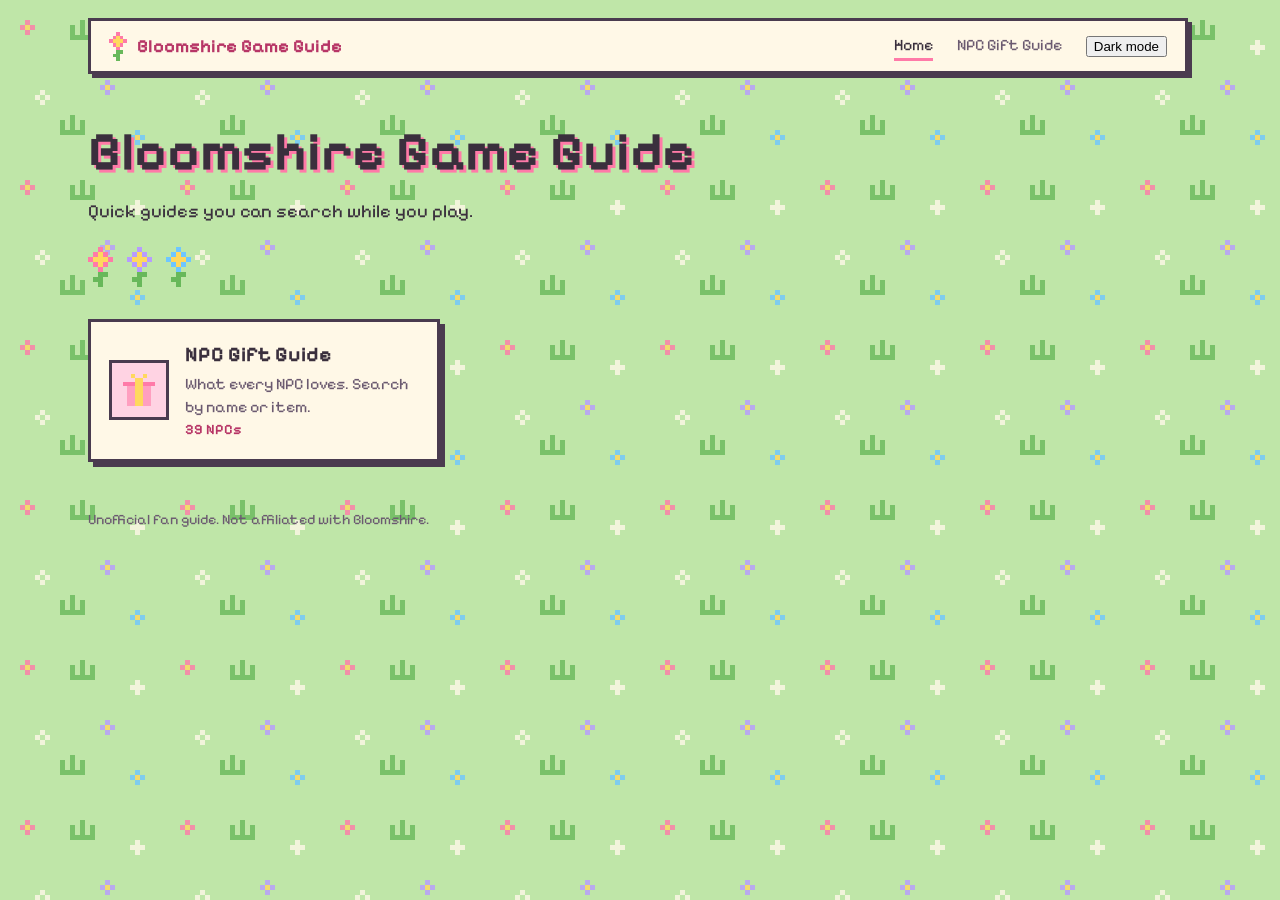
<file: index.html>
<!doctype html>
<html lang="en">
<head>
<meta charset="utf-8">
<meta name="viewport" content="width=device-width, initial-scale=1">
<title>Bloomshire Game Guide</title>
<link rel="stylesheet" href="https://fonts.googleapis.com/css2?family=Pixelify+Sans:wght@400;600;700&display=swap">
<script src="theme.js"></script>
<link rel="stylesheet" href="site.css">
<style>[hidden]{display:none!important}</style>
</head>
<body>
<div class="wrap">
  <nav class="nav" aria-label="Site">
    <a class="brand" href="index.html"><svg viewBox="0 0 5 8" shape-rendering="crispEdges" aria-hidden="true"><path fill="#ff7aa8" d="M2 0h1v1h-1zM1 1h1v1h-1zM3 1h1v1h-1zM0 2h1v1h-1zM4 2h1v1h-1zM1 3h1v1h-1zM3 3h1v1h-1zM2 4h1v1h-1z"/><path fill="#ffd85e" d="M2 1h1v1h-1zM1 2h3v1h-3zM2 3h1v1h-1z"/><path fill="#68b85a" d="M2 5h1v3h-1zM3 5h1v1h-1zM1 6h1v1h-1z"/></svg>Bloomshire Game Guide</a>
    <a class="link" href="index.html" aria-current="page">Home</a>
    <a class="link" href="npc-gifts.html">NPC Gift Guide</a>
    <button class="toggle" id="theme-toggle" type="button">Dark mode</button>
  </nav>

  <section class="intro">
    <h1>Bloomshire Game Guide</h1>
    <p>Quick guides you can search while you play.</p>
    <div class="sprites" aria-hidden="true">
      <svg viewBox="0 0 5 8" shape-rendering="crispEdges"><path fill="#ff7aa8" d="M2 0h1v1h-1zM1 1h1v1h-1zM3 1h1v1h-1zM0 2h1v1h-1zM4 2h1v1h-1zM1 3h1v1h-1zM3 3h1v1h-1zM2 4h1v1h-1z"/><path fill="#ffd85e" d="M2 1h1v1h-1zM1 2h3v1h-3zM2 3h1v1h-1z"/><path fill="#68b85a" d="M2 5h1v3h-1zM3 5h1v1h-1zM1 6h1v1h-1z"/></svg>
      <svg viewBox="0 0 5 8" shape-rendering="crispEdges"><path fill="#b79bff" d="M2 0h1v1h-1zM1 1h1v1h-1zM3 1h1v1h-1zM0 2h1v1h-1zM4 2h1v1h-1zM1 3h1v1h-1zM3 3h1v1h-1zM2 4h1v1h-1z"/><path fill="#ffd85e" d="M2 1h1v1h-1zM1 2h3v1h-3zM2 3h1v1h-1z"/><path fill="#68b85a" d="M2 5h1v3h-1zM3 5h1v1h-1zM1 6h1v1h-1z"/></svg>
      <svg viewBox="0 0 5 8" shape-rendering="crispEdges"><path fill="#6ec6ff" d="M2 0h1v1h-1zM1 1h1v1h-1zM3 1h1v1h-1zM0 2h1v1h-1zM4 2h1v1h-1zM1 3h1v1h-1zM3 3h1v1h-1zM2 4h1v1h-1z"/><path fill="#ffd85e" d="M2 1h1v1h-1zM1 2h3v1h-3zM2 3h1v1h-1z"/><path fill="#68b85a" d="M2 5h1v3h-1zM3 5h1v1h-1zM1 6h1v1h-1z"/></svg>
    </div>
  </section>

  <div class="guides">
    <a class="guide" href="npc-gifts.html">
      <span class="ico"><svg viewBox="0 0 8 8" shape-rendering="crispEdges" aria-hidden="true"><path fill="#ff7aa8" d="M0 2h8v1h-8z"/><path fill="#ff9fc0" d="M1 3h6v5h-6z"/><path fill="#ffd85e" d="M3 1h2v7h-2zM2 0h1v1h-1zM5 0h1v1h-1z"/></svg></span>
      <h2>NPC Gift Guide</h2>
      <p>What every NPC loves. Search by name or item.</p>
      <div class="meta">39 NPCs</div>
    </a>
  </div>

  <p class="foot">Unofficial fan guide. Not affiliated with Bloomshire.</p>
</div>
</body>
</html>
</file>
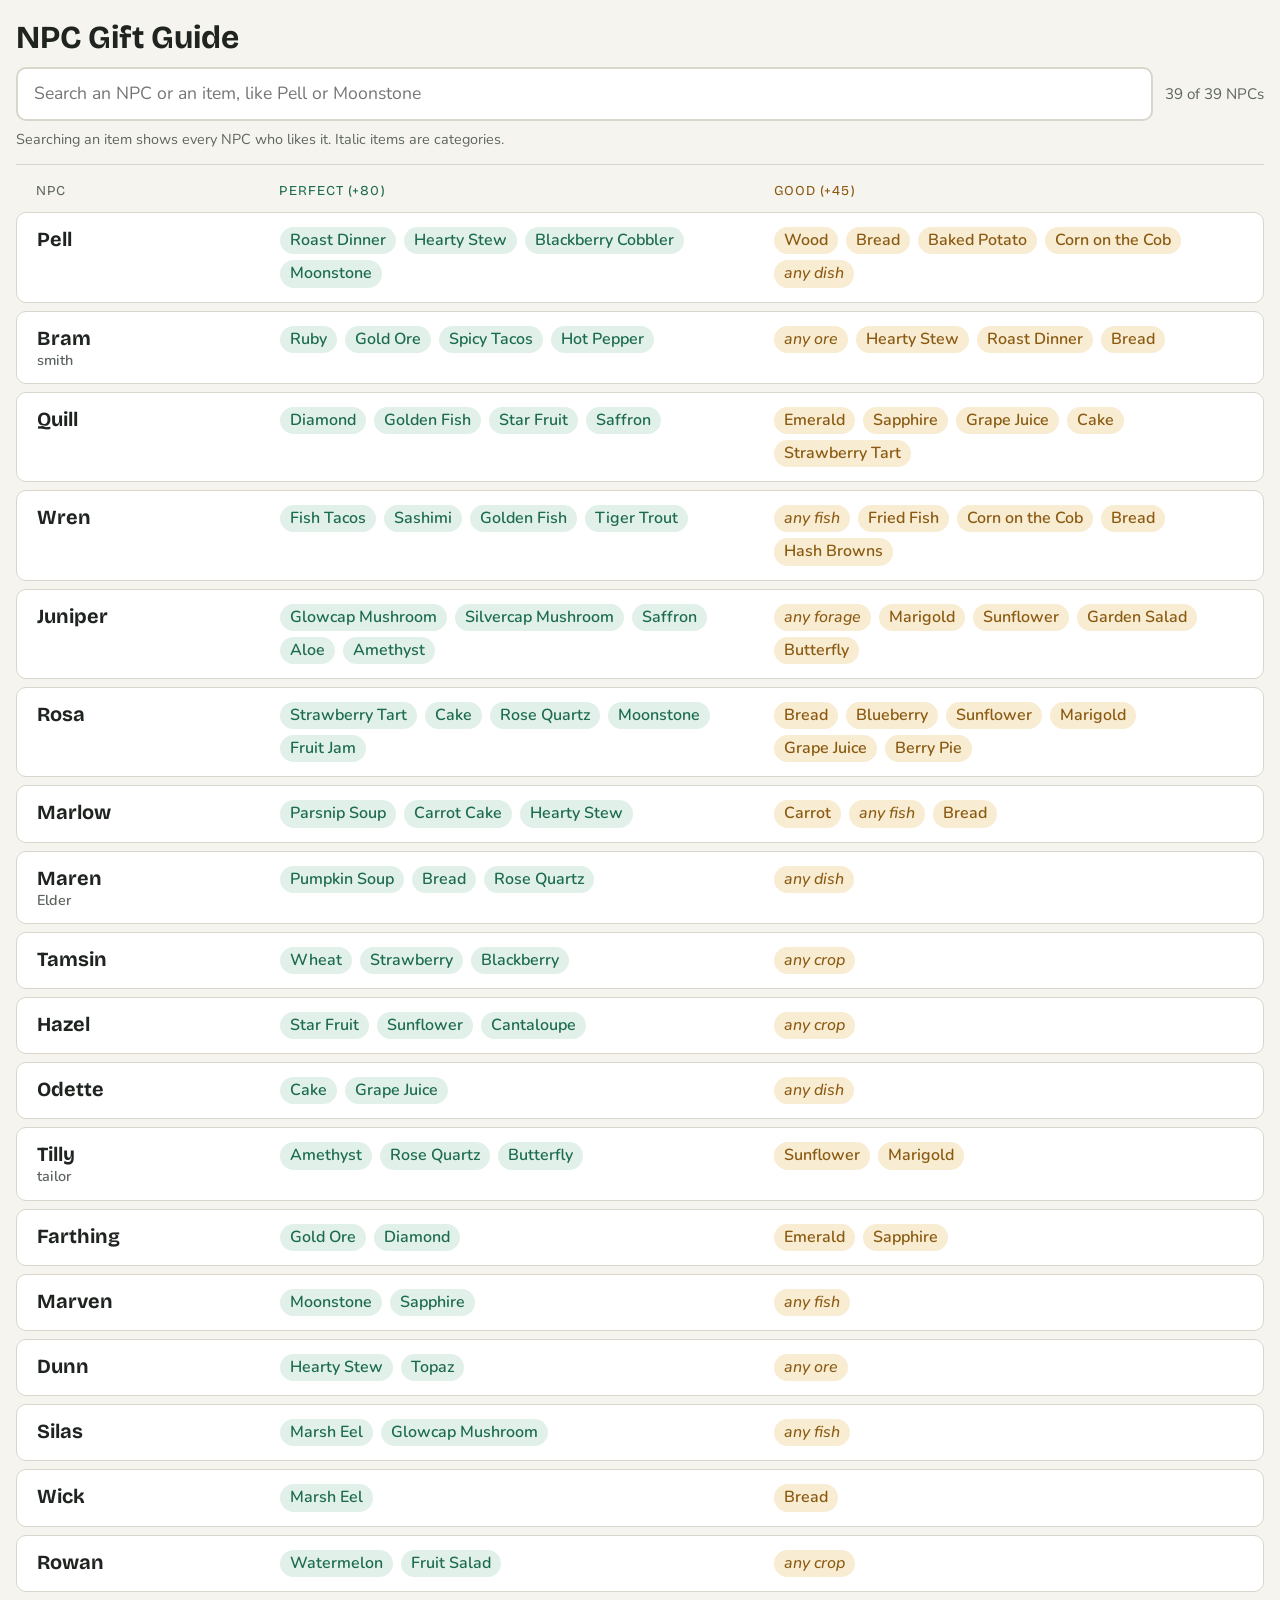
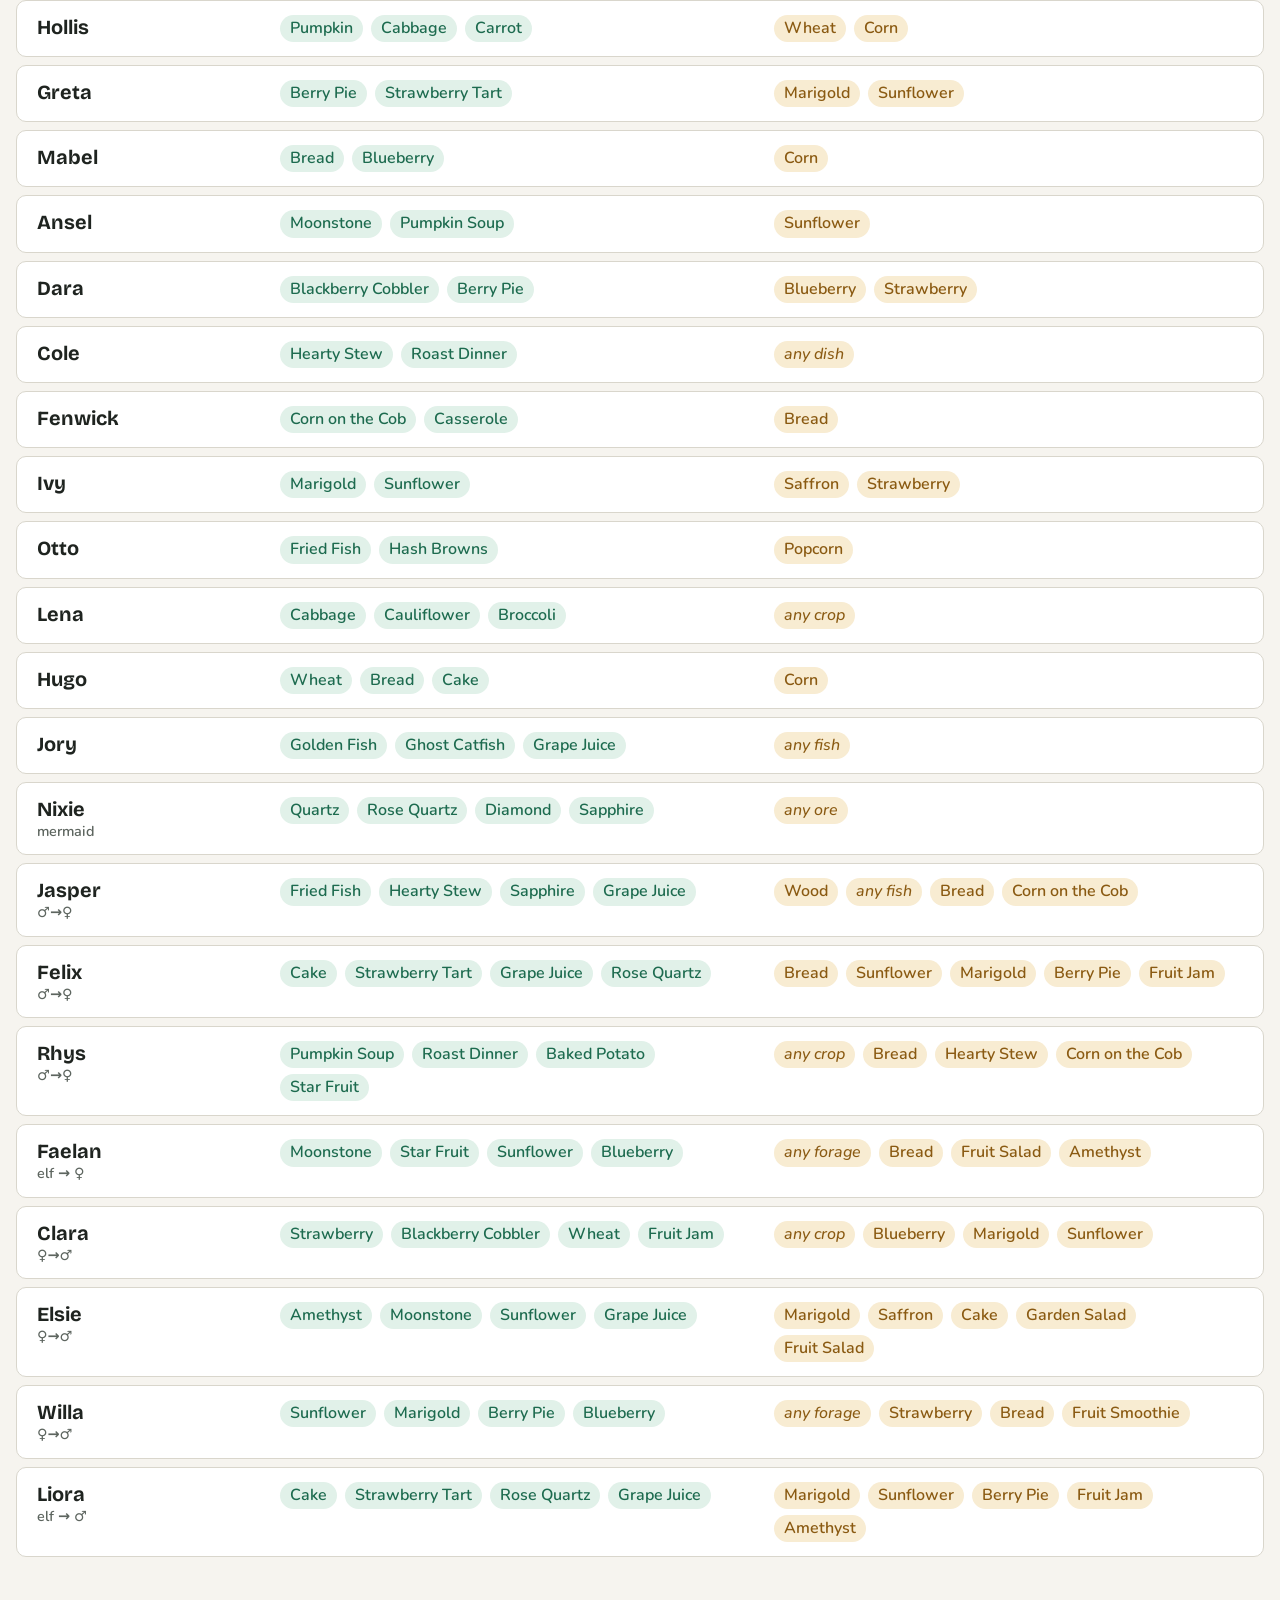
<file: NPC Gift Guide (1).html>
<!doctype html><html><head><meta charset=utf8><meta name=viewport content="width=device-width,initial-scale=1,viewport-fit=cover"><style>:root{color-scheme:light;box-sizing:border-box;padding-top:env(safe-area-inset-top,0px);padding-bottom:env(safe-area-inset-bottom,0px)}html{scroll-padding-top:env(safe-area-inset-top,0px)}body{margin:0;padding:0;font:14px -apple-system,BlinkMacSystemFont,sans-serif;background:#fff;color:#000}img{max-width:100%}[hidden]:not([hidden=until-found i]){display:none!important}</style></head><body>
<title>NPC Gift Guide</title>
<meta name="claude:viewport-fit-sides" content="cover">
<link rel="stylesheet" href="https://fonts.googleapis.com/css2?family=Bricolage+Grotesque:wght@600;700&family=Nunito:ital,wght@0,400;0,600;0,700;1,500&display=swap">
<style>
/* Layout: sticky search bar on top, one row per NPC with Perfect and Good columns; stacks into cards on phones. */
:root {
  --bg: #f6f4ef;
  --surface: #ffffff;
  --fg: #1f2420;
  --muted: #5d655f;
  --line: #d9d6cc;
  --perfect: #1d6b4f;
  --perfect-bg: #e1f1e9;
  --good: #8a5a12;
  --good-bg: #f8ecd2;
  --mark: #ffe27a;
  --focus: #1d6b4f;
  --font-display: "Bricolage Grotesque", "Segoe UI", system-ui, sans-serif;
  --font-body: "Nunito", "Segoe UI", system-ui, sans-serif;
}
@media (prefers-color-scheme: dark) {
  :root:not([data-theme="light"]) {
    --bg: #151a17;
    --surface: #1d2420;
    --fg: #ecefe9;
    --muted: #a3ada5;
    --line: #333d37;
    --perfect: #7fd3ae;
    --perfect-bg: #1f3a2f;
    --good: #f0c46e;
    --good-bg: #3b3018;
    --mark: #6b5a12;
    --focus: #7fd3ae;
    color-scheme: dark;
  }
}
:root[data-theme="dark"] {
  --bg: #151a17;
  --surface: #1d2420;
  --fg: #ecefe9;
  --muted: #a3ada5;
  --line: #333d37;
  --perfect: #7fd3ae;
  --perfect-bg: #1f3a2f;
  --good: #f0c46e;
  --good-bg: #3b3018;
  --mark: #6b5a12;
  --focus: #7fd3ae;
  color-scheme: dark;
}

* { box-sizing: border-box; }
body {
  background: var(--bg);
  color: var(--fg);
  font-family: var(--font-body);
  font-size: 20px;
  line-height: 1.45;
  padding-block: 0 48px;
  padding-left: max(16px, env(safe-area-inset-left, 0px));
  padding-right: max(16px, env(safe-area-inset-right, 0px));
}
body::before {
  content: "";
  position: fixed;
  inset: 0 0 auto;
  height: env(safe-area-inset-top, 0px);
  background: var(--bg);
  z-index: 10;
}
.wrap { max-width: 1280px; margin: 0 auto; }

header.top {
  position: sticky;
  top: env(safe-area-inset-top, 0px);
  z-index: 5;
  background: var(--bg);
  padding-block: 20px 14px;
  border-bottom: 1px solid var(--line);
}
h1 {
  font-family: var(--font-display);
  font-weight: 700;
  font-size: 2rem;
  line-height: 1.1;
  margin: 0 0 12px;
  text-wrap: balance;
}
.search-row { display: flex; gap: 12px; align-items: center; flex-wrap: wrap; }
.search-row input {
  flex: 1 1 280px;
  min-width: 0;
  font: inherit;
  font-size: 1.1rem;
  padding: 12px 16px;
  color: var(--fg);
  background: var(--surface);
  border: 2px solid var(--line);
  border-radius: 10px;
}
.search-row input:focus-visible { outline: 3px solid var(--focus); outline-offset: 1px; border-color: var(--focus); }
.count { color: var(--muted); font-size: 0.95rem; font-variant-numeric: tabular-nums; }
.hint { color: var(--muted); font-size: 0.9rem; margin: 8px 0 0; }

.cols, .row {
  display: grid;
  grid-template-columns: minmax(150px, 0.7fr) 1.5fr 1.5fr;
  gap: 8px 24px;
  align-items: start;
}
.cols {
  padding: 16px 20px 8px;
  font-family: var(--font-display);
  font-size: 0.85rem;
  letter-spacing: 0.08em;
  text-transform: uppercase;
  color: var(--muted);
}
.cols .p { color: var(--perfect); }
.cols .g { color: var(--good); }

.list { display: flex; flex-direction: column; gap: 8px; margin-top: 4px; }
.row {
  background: var(--surface);
  border: 1px solid var(--line);
  border-radius: 10px;
  padding: 14px 20px;
}
.npc { font-family: var(--font-display); font-weight: 700; font-size: 1.25rem; line-height: 1.2; }
.npc small { display: block; font-family: var(--font-body); font-weight: 600; font-size: 0.9rem; color: var(--muted); margin-top: 2px; }
.items { display: flex; flex-wrap: wrap; gap: 6px 8px; min-width: 0; }
.chip { padding: 2px 10px; border-radius: 999px; font-weight: 600; font-size: 1rem; }
.perfect .chip { background: var(--perfect-bg); color: var(--perfect); }
.good .chip { background: var(--good-bg); color: var(--good); }
.chip.any { font-style: italic; font-weight: 500; }
mark { background: var(--mark); color: inherit; border-radius: 3px; padding: 0 2px; }
.label { display: none; }
.empty { padding: 48px 0; text-align: center; color: var(--muted); }

@media (max-width: 760px) {
  body { font-size: 18px; }
  .cols { display: none; }
  .row { grid-template-columns: 1fr; gap: 10px; }
  .label {
    display: block;
    font-family: var(--font-display);
    font-size: 0.78rem;
    letter-spacing: 0.08em;
    text-transform: uppercase;
    margin-bottom: 4px;
  }
  .perfect .label { color: var(--perfect); }
  .good .label { color: var(--good); }
}
</style>

<div class="wrap">
  <header class="top">
    <h1>NPC Gift Guide</h1>
    <div class="search-row">
      <input id="q" type="search" placeholder="Search an NPC or an item, like Pell or Moonstone" autocomplete="off" aria-label="Search NPCs or items">
      <span class="count" id="count" aria-live="polite"></span>
    </div>
    <p class="hint">Searching an item shows every NPC who likes it. Italic items are categories.</p>
  </header>

  <div class="cols" aria-hidden="true">
    <div>NPC</div>
    <div class="p">Perfect (+80)</div>
    <div class="g">Good (+45)</div>
  </div>
  <div class="list" id="list"></div>
  <p class="empty" id="empty" hidden>No NPC or item matches that search.</p>
</div>

<script>
var DATA = [
  ["Pell", "", "Roast Dinner, Hearty Stew, Blackberry Cobbler, Moonstone", "Wood, Bread, Baked Potato, Corn on the Cob, any dish"],
  ["Bram", "smith", "Ruby, Gold Ore, Spicy Tacos, Hot Pepper", "any ore, Hearty Stew, Roast Dinner, Bread"],
  ["Quill", "", "Diamond, Golden Fish, Star Fruit, Saffron", "Emerald, Sapphire, Grape Juice, Cake, Strawberry Tart"],
  ["Wren", "", "Fish Tacos, Sashimi, Golden Fish, Tiger Trout", "any fish, Fried Fish, Corn on the Cob, Bread, Hash Browns"],
  ["Juniper", "", "Glowcap Mushroom, Silvercap Mushroom, Saffron, Aloe, Amethyst", "any forage, Marigold, Sunflower, Garden Salad, Butterfly"],
  ["Rosa", "", "Strawberry Tart, Cake, Rose Quartz, Moonstone, Fruit Jam", "Bread, Blueberry, Sunflower, Marigold, Grape Juice, Berry Pie"],
  ["Marlow", "", "Parsnip Soup, Carrot Cake, Hearty Stew", "Carrot, any fish, Bread"],
  ["Maren", "Elder", "Pumpkin Soup, Bread, Rose Quartz", "any dish"],
  ["Tamsin", "", "Wheat, Strawberry, Blackberry", "any crop"],
  ["Hazel", "", "Star Fruit, Sunflower, Cantaloupe", "any crop"],
  ["Odette", "", "Cake, Grape Juice", "any dish"],
  ["Tilly", "tailor", "Amethyst, Rose Quartz, Butterfly", "Sunflower, Marigold"],
  ["Farthing", "", "Gold Ore, Diamond", "Emerald, Sapphire"],
  ["Marven", "", "Moonstone, Sapphire", "any fish"],
  ["Dunn", "", "Hearty Stew, Topaz", "any ore"],
  ["Silas", "", "Marsh Eel, Glowcap Mushroom", "any fish"],
  ["Wick", "", "Marsh Eel", "Bread"],
  ["Rowan", "", "Watermelon, Fruit Salad", "any crop"],
  ["Hollis", "", "Pumpkin, Cabbage, Carrot", "Wheat, Corn"],
  ["Greta", "", "Berry Pie, Strawberry Tart", "Marigold, Sunflower"],
  ["Mabel", "", "Bread, Blueberry", "Corn"],
  ["Ansel", "", "Moonstone, Pumpkin Soup", "Sunflower"],
  ["Dara", "", "Blackberry Cobbler, Berry Pie", "Blueberry, Strawberry"],
  ["Cole", "", "Hearty Stew, Roast Dinner", "any dish"],
  ["Fenwick", "", "Corn on the Cob, Casserole", "Bread"],
  ["Ivy", "", "Marigold, Sunflower", "Saffron, Strawberry"],
  ["Otto", "", "Fried Fish, Hash Browns", "Popcorn"],
  ["Lena", "", "Cabbage, Cauliflower, Broccoli", "any crop"],
  ["Hugo", "", "Wheat, Bread, Cake", "Corn"],
  ["Jory", "", "Golden Fish, Ghost Catfish, Grape Juice", "any fish"],
  ["Nixie", "mermaid", "Quartz, Rose Quartz, Diamond, Sapphire", "any ore"],
  ["Jasper", "♂→♀", "Fried Fish, Hearty Stew, Sapphire, Grape Juice", "Wood, any fish, Bread, Corn on the Cob"],
  ["Felix", "♂→♀", "Cake, Strawberry Tart, Grape Juice, Rose Quartz", "Bread, Sunflower, Marigold, Berry Pie, Fruit Jam"],
  ["Rhys", "♂→♀", "Pumpkin Soup, Roast Dinner, Baked Potato, Star Fruit", "any crop, Bread, Hearty Stew, Corn on the Cob"],
  ["Faelan", "elf → ♀", "Moonstone, Star Fruit, Sunflower, Blueberry", "any forage, Bread, Fruit Salad, Amethyst"],
  ["Clara", "♀→♂", "Strawberry, Blackberry Cobbler, Wheat, Fruit Jam", "any crop, Blueberry, Marigold, Sunflower"],
  ["Elsie", "♀→♂", "Amethyst, Moonstone, Sunflower, Grape Juice", "Marigold, Saffron, Cake, Garden Salad, Fruit Salad"],
  ["Willa", "♀→♂", "Sunflower, Marigold, Berry Pie, Blueberry", "any forage, Strawberry, Bread, Fruit Smoothie"],
  ["Liora", "elf → ♂", "Cake, Strawberry Tart, Rose Quartz, Grape Juice", "Marigold, Sunflower, Berry Pie, Fruit Jam, Amethyst"]
];

var listEl = document.getElementById("list");
var emptyEl = document.getElementById("empty");
var countEl = document.getElementById("count");
var input = document.getElementById("q");

function esc(s) {
  return s.replace(/[&<>"]/g, function (c) {
    return { "&": "&amp;", "<": "&lt;", ">": "&gt;", '"': "&quot;" }[c];
  });
}
function hl(text, q) {
  var safe = esc(text);
  if (!q) return safe;
  var i = text.toLowerCase().indexOf(q);
  if (i < 0) return safe;
  return esc(text.slice(0, i)) + "<mark>" + esc(text.slice(i, i + q.length)) + "</mark>" + esc(text.slice(i + q.length));
}
function chips(str, q) {
  return str.split(", ").map(function (it) {
    var any = it.indexOf("any ") === 0;
    return '<span class="chip' + (any ? " any" : "") + '">' + hl(it, q) + "</span>";
  }).join("");
}
function render() {
  var q = input.value.trim().toLowerCase();
  var out = [];
  DATA.forEach(function (r) {
    var hay = (r[0] + " " + r[1] + " " + r[2] + ", " + r[3]).toLowerCase();
    if (q && hay.indexOf(q) < 0) return;
    out.push(
      '<div class="row">' +
        '<div class="npc">' + hl(r[0], q) + (r[1] ? "<small>" + hl(r[1], q) + "</small>" : "") + "</div>" +
        '<div class="perfect"><span class="label">Perfect (+80)</span><div class="items">' + chips(r[2], q) + "</div></div>" +
        '<div class="good"><span class="label">Good (+45)</span><div class="items">' + chips(r[3], q) + "</div></div>" +
      "</div>"
    );
  });
  listEl.innerHTML = out.join("");
  emptyEl.hidden = out.length > 0;
  countEl.textContent = out.length + " of " + DATA.length + " NPCs";
}
input.addEventListener("input", render);
render();
</script>

</body></html>
</file>
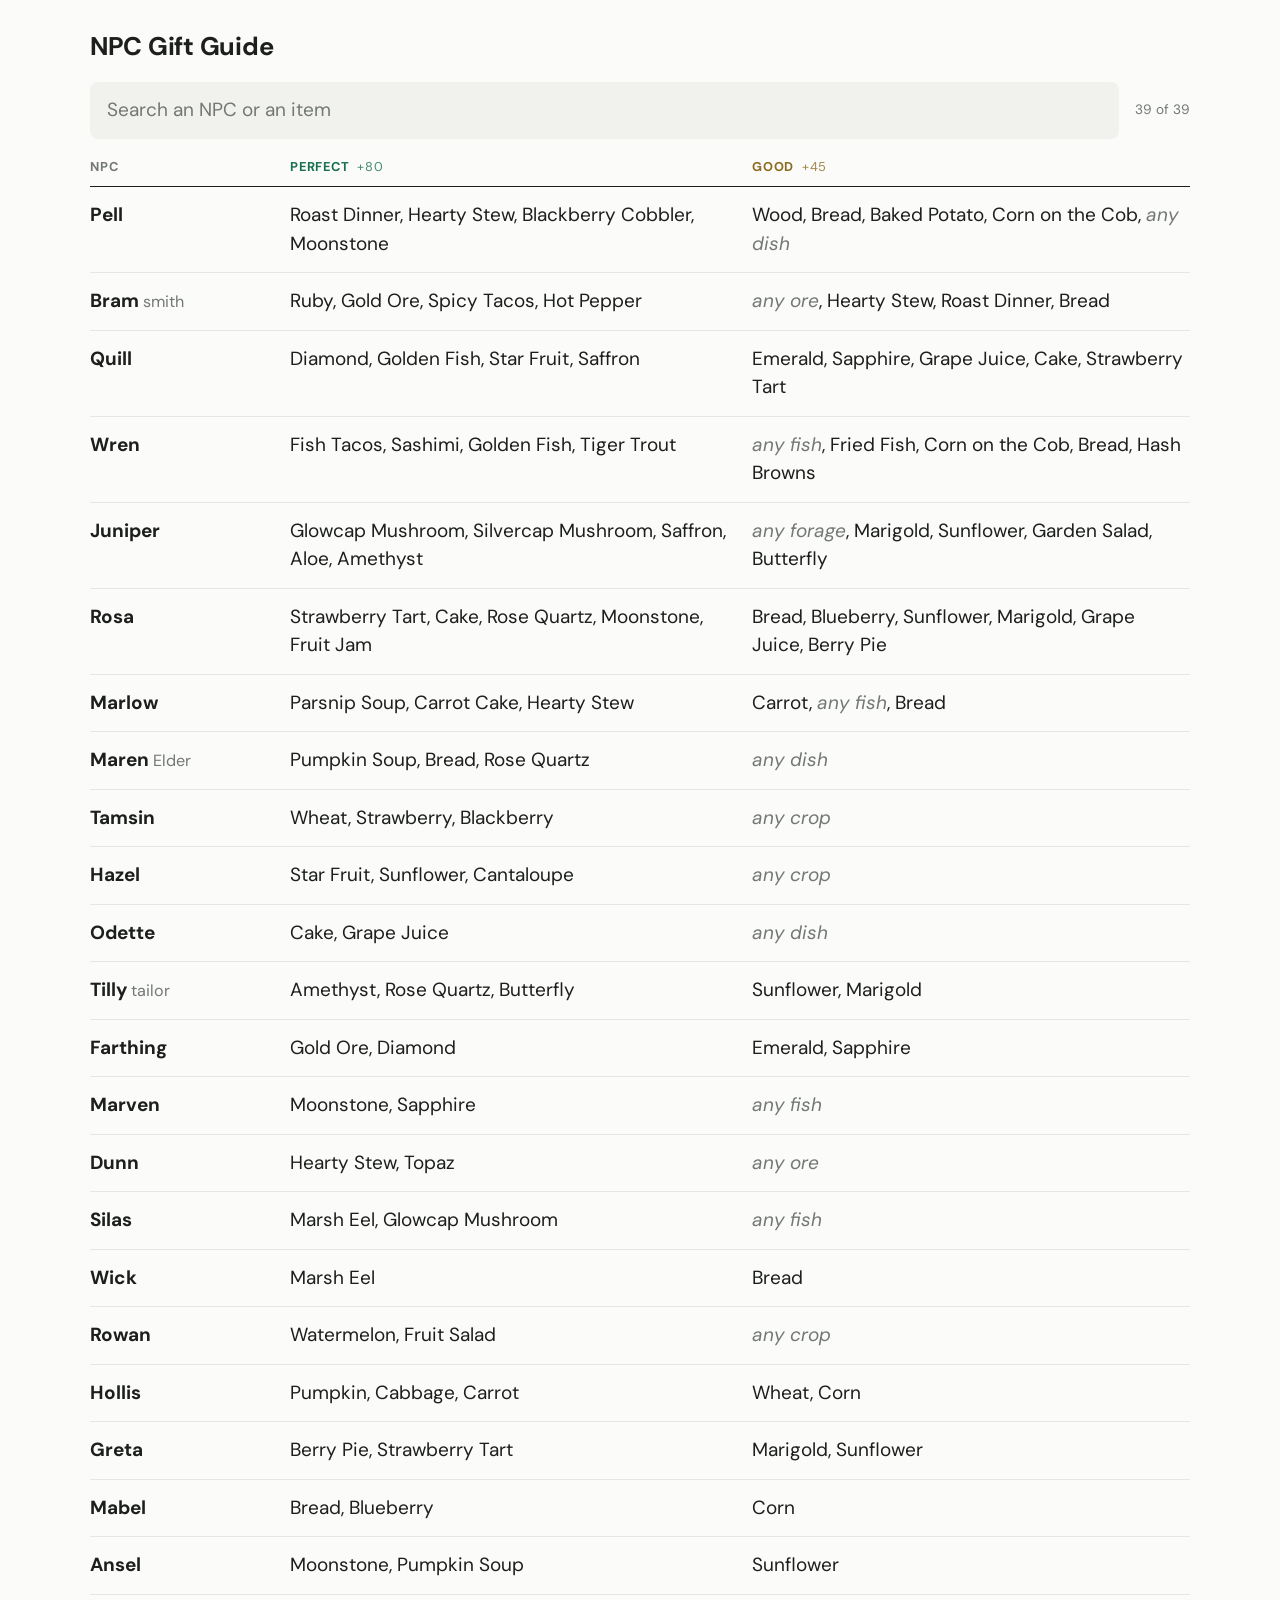
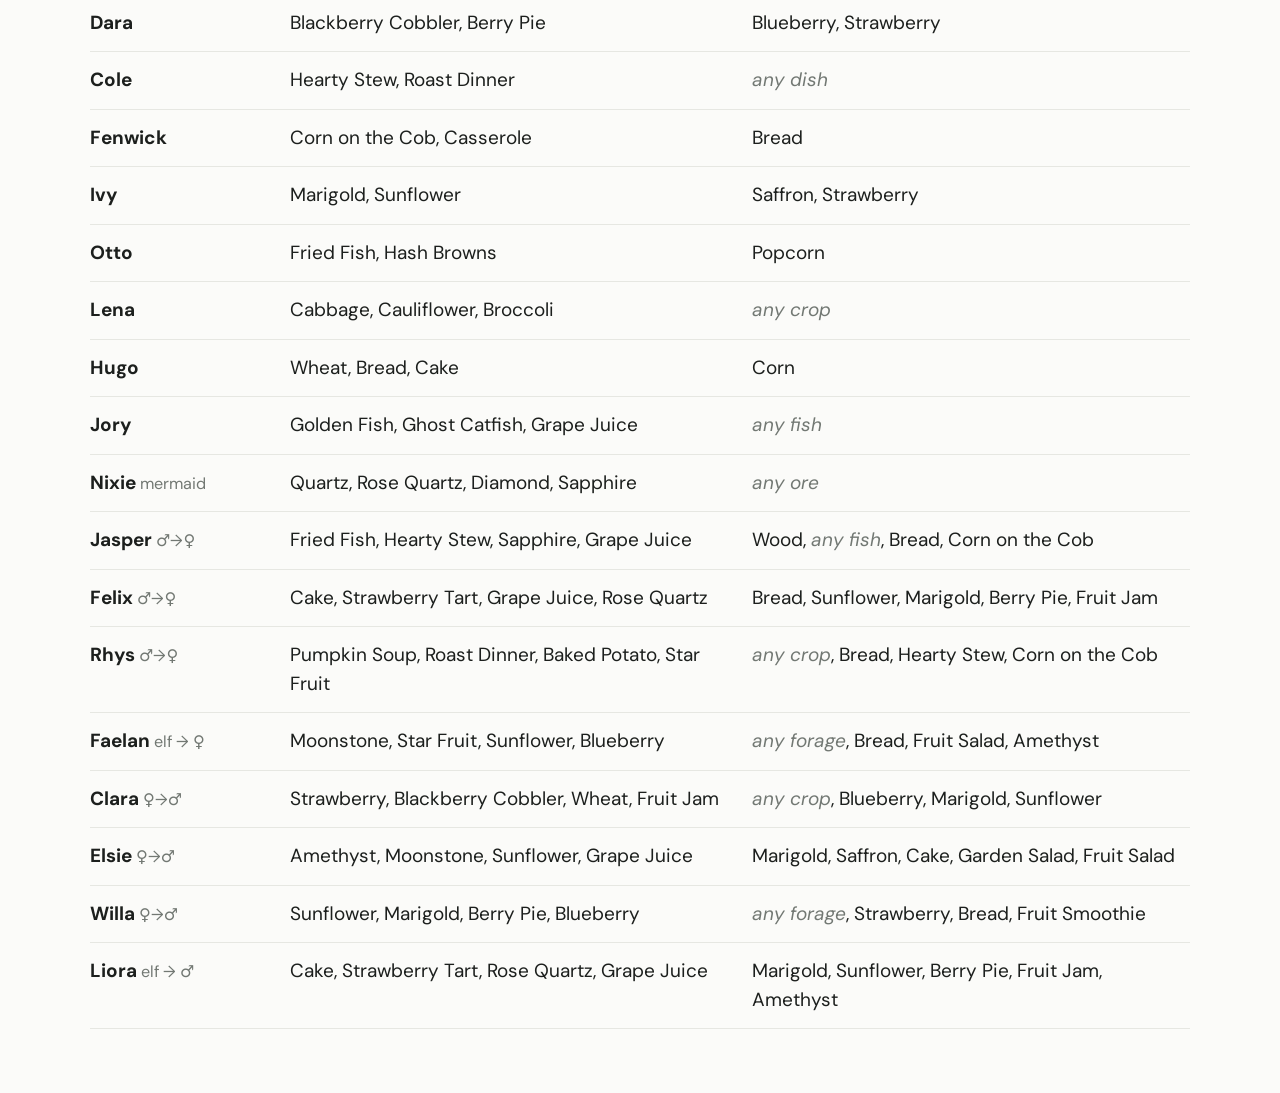
<file: NPC Gift Guide (2) (1).html>
<!doctype html><html><head><meta charset=utf8><meta name=viewport content="width=device-width,initial-scale=1,viewport-fit=cover"><style>:root{color-scheme:light;box-sizing:border-box;padding-top:env(safe-area-inset-top,0px);padding-bottom:env(safe-area-inset-bottom,0px)}html{scroll-padding-top:env(safe-area-inset-top,0px)}body{margin:0;padding:0;font:14px -apple-system,BlinkMacSystemFont,sans-serif;background:#fff;color:#000}img{max-width:100%}[hidden]:not([hidden=until-found i]){display:none!important}</style></head><body>
<title>NPC Gift Guide</title>
<meta name="claude:viewport-fit-sides" content="cover">
<link rel="stylesheet" href="https://fonts.googleapis.com/css2?family=DM+Sans:ital,opsz,wght@0,9..40,400;0,9..40,500;0,9..40,700;1,9..40,400&display=swap">
<style>
/* Layout: one quiet table. Search on top, hairline rows, plain text lists. Color only marks Perfect vs Good. */
:root {
  --bg: #fbfbf9;
  --fg: #1c1f1d;
  --muted: #727873;
  --line: #e6e7e2;
  --perfect: #17704f;
  --good: #8c6a1f;
  --mark: #fff0a8;
  --field: #f1f2ee;
  --focus: #17704f;
  --font: "DM Sans", system-ui, -apple-system, "Segoe UI", sans-serif;
}
@media (prefers-color-scheme: dark) {
  :root:not([data-theme="light"]) {
    --bg: #161917;
    --fg: #eceeea;
    --muted: #8f9791;
    --line: #2a2f2c;
    --perfect: #7fd3ae;
    --good: #e3bd6a;
    --mark: #5c4f10;
    --field: #202522;
    --focus: #7fd3ae;
    color-scheme: dark;
  }
}
:root[data-theme="dark"] {
  --bg: #161917;
  --fg: #eceeea;
  --muted: #8f9791;
  --line: #2a2f2c;
  --perfect: #7fd3ae;
  --good: #e3bd6a;
  --mark: #5c4f10;
  --field: #202522;
  --focus: #7fd3ae;
  color-scheme: dark;
}

* { box-sizing: border-box; }
body {
  background: var(--bg);
  color: var(--fg);
  font-family: var(--font);
  font-size: 19px;
  line-height: 1.5;
  padding-block: 0 64px;
  padding-left: max(16px, env(safe-area-inset-left, 0px));
  padding-right: max(16px, env(safe-area-inset-right, 0px));
}
body::before {
  content: "";
  position: fixed;
  inset: 0 0 auto;
  height: env(safe-area-inset-top, 0px);
  background: var(--bg);
  z-index: 10;
}
.wrap { max-width: 1100px; margin: 0 auto; }

header.top {
  position: sticky;
  top: env(safe-area-inset-top, 0px);
  z-index: 5;
  background: var(--bg);
  padding-block: 28px 0;
}
h1 { font-size: 1.6rem; font-weight: 700; letter-spacing: -0.01em; margin: 0 0 16px; }
.search-row { display: flex; align-items: center; gap: 16px; flex-wrap: wrap; }
#q {
  flex: 1 1 300px;
  min-width: 0;
  font: inherit;
  padding: 13px 16px;
  color: var(--fg);
  background: var(--field);
  border: 1px solid transparent;
  border-radius: 8px;
}
#q::placeholder { color: var(--muted); }
#q:focus-visible { outline: 2px solid var(--focus); outline-offset: 2px; }
.count { color: var(--muted); font-size: 0.85rem; font-variant-numeric: tabular-nums; }

.cols {
  display: grid;
  grid-template-columns: 11rem 1fr 1fr;
  gap: 24px;
  padding: 18px 0 10px;
  border-bottom: 1px solid var(--fg);
  font-size: 0.8rem;
  font-weight: 700;
  letter-spacing: 0.06em;
  text-transform: uppercase;
}
.cols .n { color: var(--muted); }
.cols .p { color: var(--perfect); }
.cols .g { color: var(--good); }
.cols span { font-weight: 400; opacity: 0.8; margin-left: 4px; }

.row {
  display: grid;
  grid-template-columns: 11rem 1fr 1fr;
  gap: 6px 24px;
  padding: 14px 0;
  border-bottom: 1px solid var(--line);
}
.row > div { min-width: 0; }
.npc { font-weight: 700; }
.npc small { font-weight: 400; color: var(--muted); font-size: 0.85em; margin-left: 4px; }
.items { overflow-wrap: anywhere; }
.any { font-style: italic; color: var(--muted); }
mark { background: var(--mark); color: inherit; border-radius: 2px; }
.label { display: none; }
.empty { padding: 56px 0; color: var(--muted); }

@media (max-width: 760px) {
  body { font-size: 18px; }
  header.top { padding-block-start: 20px; }
  .cols { display: none; }
  header.top { border-bottom: 1px solid var(--fg); padding-bottom: 14px; }
  .row { grid-template-columns: 1fr; gap: 8px; padding: 16px 0; }
  .label {
    display: block;
    font-size: 0.72rem;
    font-weight: 700;
    letter-spacing: 0.06em;
    text-transform: uppercase;
  }
  .perfect .label { color: var(--perfect); }
  .good .label { color: var(--good); }
}
</style>

<div class="wrap">
  <header class="top">
    <h1>NPC Gift Guide</h1>
    <div class="search-row">
      <input id="q" type="search" placeholder="Search an NPC or an item" autocomplete="off" aria-label="Search NPCs or items">
      <span class="count" id="count" aria-live="polite"></span>
    </div>
    <div class="cols" aria-hidden="true">
      <div class="n">NPC</div>
      <div class="p">Perfect <span>+80</span></div>
      <div class="g">Good <span>+45</span></div>
    </div>
  </header>

  <div id="list"></div>
  <p class="empty" id="empty" hidden>Nothing matches that search.</p>
</div>

<script>
var DATA = [
  ["Pell", "", "Roast Dinner, Hearty Stew, Blackberry Cobbler, Moonstone", "Wood, Bread, Baked Potato, Corn on the Cob, any dish"],
  ["Bram", "smith", "Ruby, Gold Ore, Spicy Tacos, Hot Pepper", "any ore, Hearty Stew, Roast Dinner, Bread"],
  ["Quill", "", "Diamond, Golden Fish, Star Fruit, Saffron", "Emerald, Sapphire, Grape Juice, Cake, Strawberry Tart"],
  ["Wren", "", "Fish Tacos, Sashimi, Golden Fish, Tiger Trout", "any fish, Fried Fish, Corn on the Cob, Bread, Hash Browns"],
  ["Juniper", "", "Glowcap Mushroom, Silvercap Mushroom, Saffron, Aloe, Amethyst", "any forage, Marigold, Sunflower, Garden Salad, Butterfly"],
  ["Rosa", "", "Strawberry Tart, Cake, Rose Quartz, Moonstone, Fruit Jam", "Bread, Blueberry, Sunflower, Marigold, Grape Juice, Berry Pie"],
  ["Marlow", "", "Parsnip Soup, Carrot Cake, Hearty Stew", "Carrot, any fish, Bread"],
  ["Maren", "Elder", "Pumpkin Soup, Bread, Rose Quartz", "any dish"],
  ["Tamsin", "", "Wheat, Strawberry, Blackberry", "any crop"],
  ["Hazel", "", "Star Fruit, Sunflower, Cantaloupe", "any crop"],
  ["Odette", "", "Cake, Grape Juice", "any dish"],
  ["Tilly", "tailor", "Amethyst, Rose Quartz, Butterfly", "Sunflower, Marigold"],
  ["Farthing", "", "Gold Ore, Diamond", "Emerald, Sapphire"],
  ["Marven", "", "Moonstone, Sapphire", "any fish"],
  ["Dunn", "", "Hearty Stew, Topaz", "any ore"],
  ["Silas", "", "Marsh Eel, Glowcap Mushroom", "any fish"],
  ["Wick", "", "Marsh Eel", "Bread"],
  ["Rowan", "", "Watermelon, Fruit Salad", "any crop"],
  ["Hollis", "", "Pumpkin, Cabbage, Carrot", "Wheat, Corn"],
  ["Greta", "", "Berry Pie, Strawberry Tart", "Marigold, Sunflower"],
  ["Mabel", "", "Bread, Blueberry", "Corn"],
  ["Ansel", "", "Moonstone, Pumpkin Soup", "Sunflower"],
  ["Dara", "", "Blackberry Cobbler, Berry Pie", "Blueberry, Strawberry"],
  ["Cole", "", "Hearty Stew, Roast Dinner", "any dish"],
  ["Fenwick", "", "Corn on the Cob, Casserole", "Bread"],
  ["Ivy", "", "Marigold, Sunflower", "Saffron, Strawberry"],
  ["Otto", "", "Fried Fish, Hash Browns", "Popcorn"],
  ["Lena", "", "Cabbage, Cauliflower, Broccoli", "any crop"],
  ["Hugo", "", "Wheat, Bread, Cake", "Corn"],
  ["Jory", "", "Golden Fish, Ghost Catfish, Grape Juice", "any fish"],
  ["Nixie", "mermaid", "Quartz, Rose Quartz, Diamond, Sapphire", "any ore"],
  ["Jasper", "♂→♀", "Fried Fish, Hearty Stew, Sapphire, Grape Juice", "Wood, any fish, Bread, Corn on the Cob"],
  ["Felix", "♂→♀", "Cake, Strawberry Tart, Grape Juice, Rose Quartz", "Bread, Sunflower, Marigold, Berry Pie, Fruit Jam"],
  ["Rhys", "♂→♀", "Pumpkin Soup, Roast Dinner, Baked Potato, Star Fruit", "any crop, Bread, Hearty Stew, Corn on the Cob"],
  ["Faelan", "elf → ♀", "Moonstone, Star Fruit, Sunflower, Blueberry", "any forage, Bread, Fruit Salad, Amethyst"],
  ["Clara", "♀→♂", "Strawberry, Blackberry Cobbler, Wheat, Fruit Jam", "any crop, Blueberry, Marigold, Sunflower"],
  ["Elsie", "♀→♂", "Amethyst, Moonstone, Sunflower, Grape Juice", "Marigold, Saffron, Cake, Garden Salad, Fruit Salad"],
  ["Willa", "♀→♂", "Sunflower, Marigold, Berry Pie, Blueberry", "any forage, Strawberry, Bread, Fruit Smoothie"],
  ["Liora", "elf → ♂", "Cake, Strawberry Tart, Rose Quartz, Grape Juice", "Marigold, Sunflower, Berry Pie, Fruit Jam, Amethyst"]
];

var listEl = document.getElementById("list");
var emptyEl = document.getElementById("empty");
var countEl = document.getElementById("count");
var input = document.getElementById("q");

function esc(s) {
  return s.replace(/[&<>"]/g, function (c) {
    return { "&": "&amp;", "<": "&lt;", ">": "&gt;", '"': "&quot;" }[c];
  });
}
function hl(text, q) {
  if (!q) return esc(text);
  var i = text.toLowerCase().indexOf(q);
  if (i < 0) return esc(text);
  return esc(text.slice(0, i)) + "<mark>" + esc(text.slice(i, i + q.length)) + "</mark>" + esc(text.slice(i + q.length));
}
function items(str, q) {
  return str.split(", ").map(function (it) {
    var h = hl(it, q);
    return it.indexOf("any ") === 0 ? '<span class="any">' + h + "</span>" : h;
  }).join(", ");
}
function render() {
  var q = input.value.trim().toLowerCase();
  var out = [];
  DATA.forEach(function (r) {
    var hay = (r[0] + " " + r[1] + " " + r[2] + ", " + r[3]).toLowerCase();
    if (q && hay.indexOf(q) < 0) return;
    out.push(
      '<div class="row">' +
        '<div class="npc">' + hl(r[0], q) + (r[1] ? "<small>" + hl(r[1], q) + "</small>" : "") + "</div>" +
        '<div class="perfect"><span class="label">Perfect +80</span><div class="items">' + items(r[2], q) + "</div></div>" +
        '<div class="good"><span class="label">Good +45</span><div class="items">' + items(r[3], q) + "</div></div>" +
      "</div>"
    );
  });
  listEl.innerHTML = out.join("");
  emptyEl.hidden = out.length > 0;
  countEl.textContent = out.length + " of " + DATA.length;
}
input.addEventListener("input", render);
render();
</script>

</body></html>
</file>
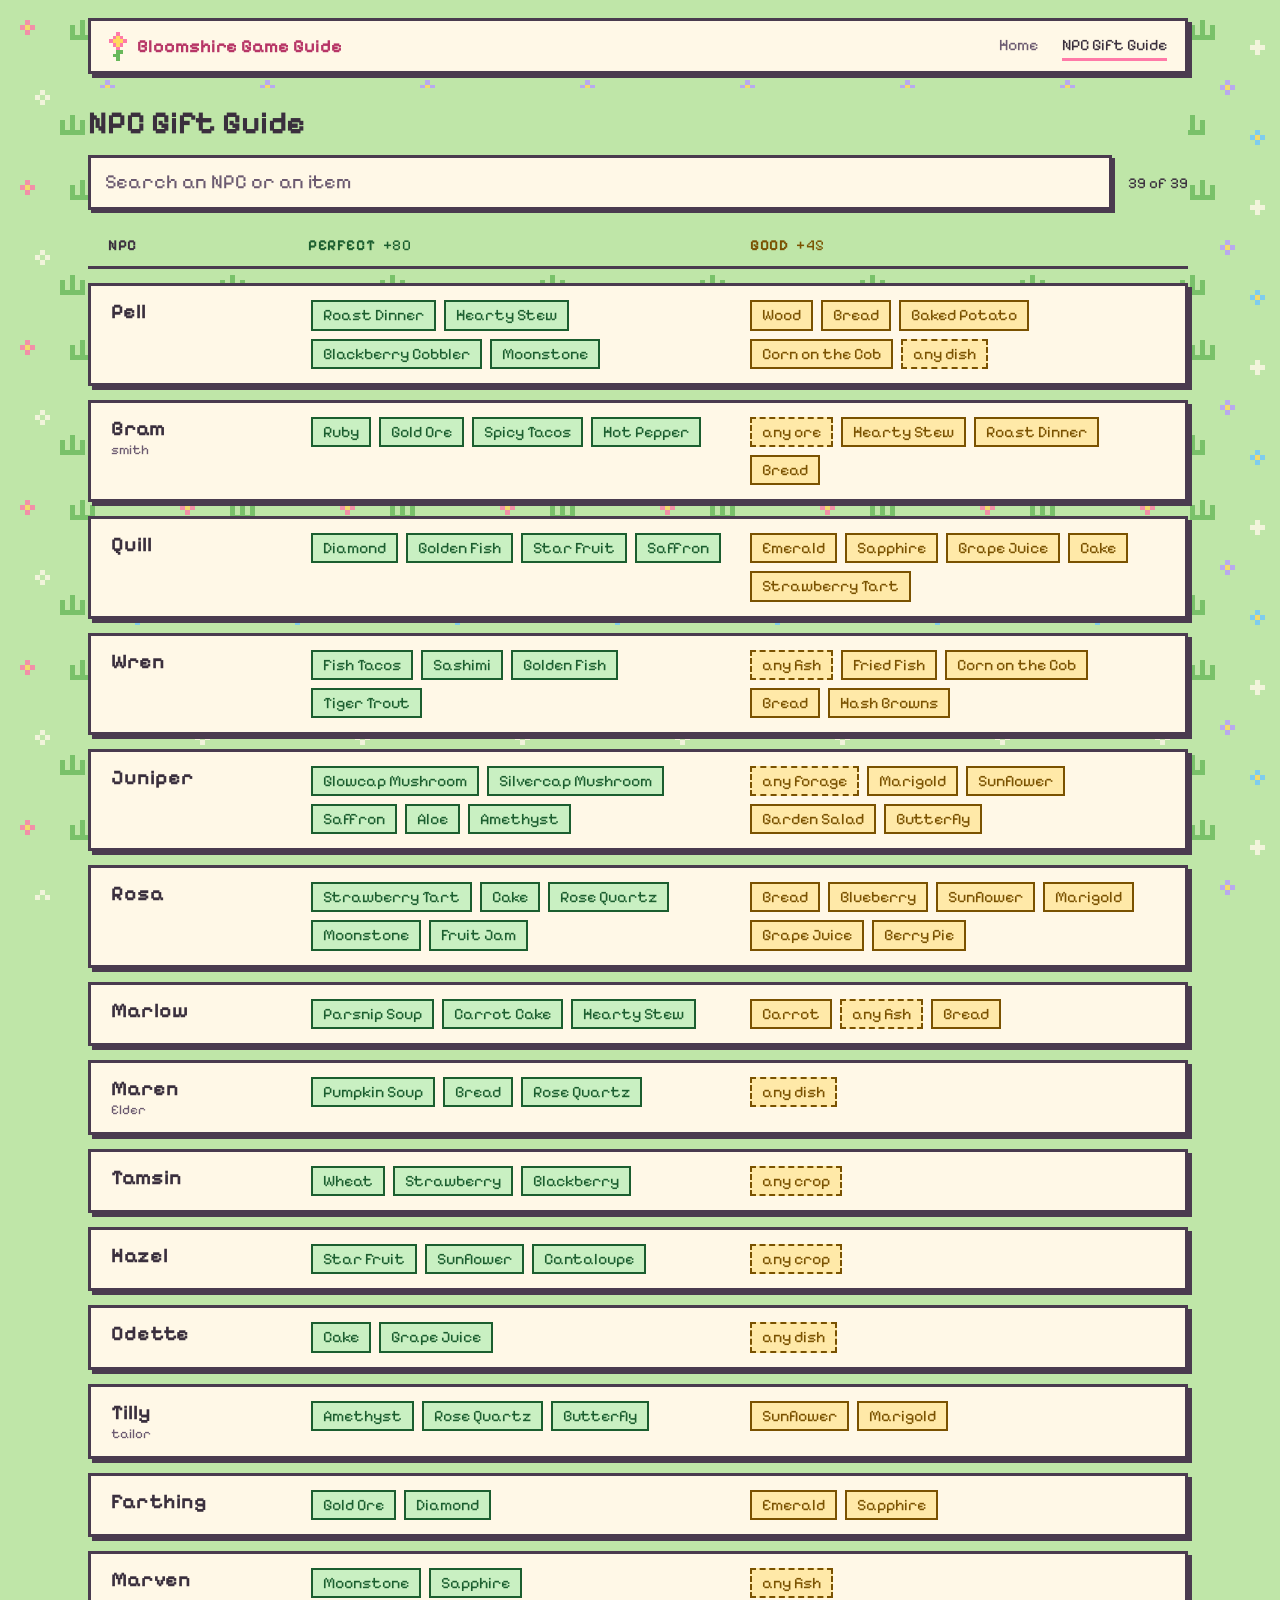
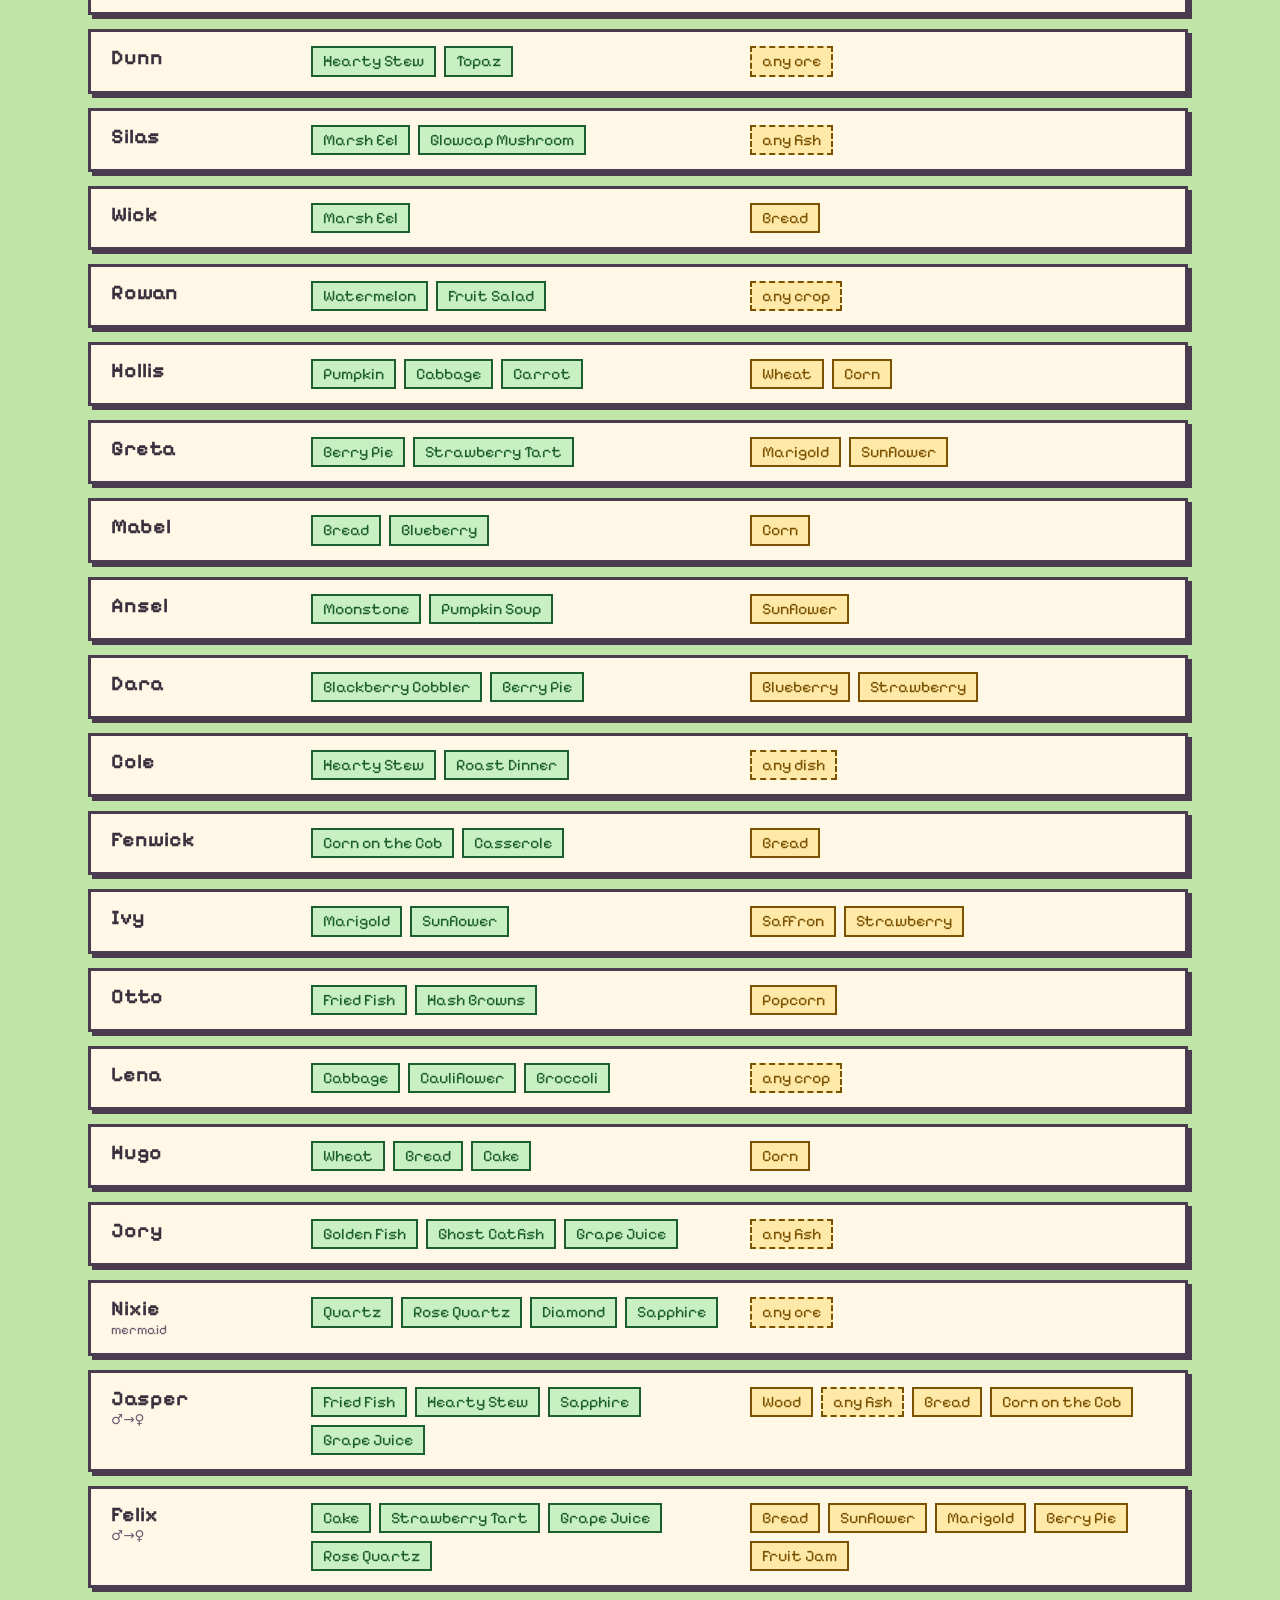
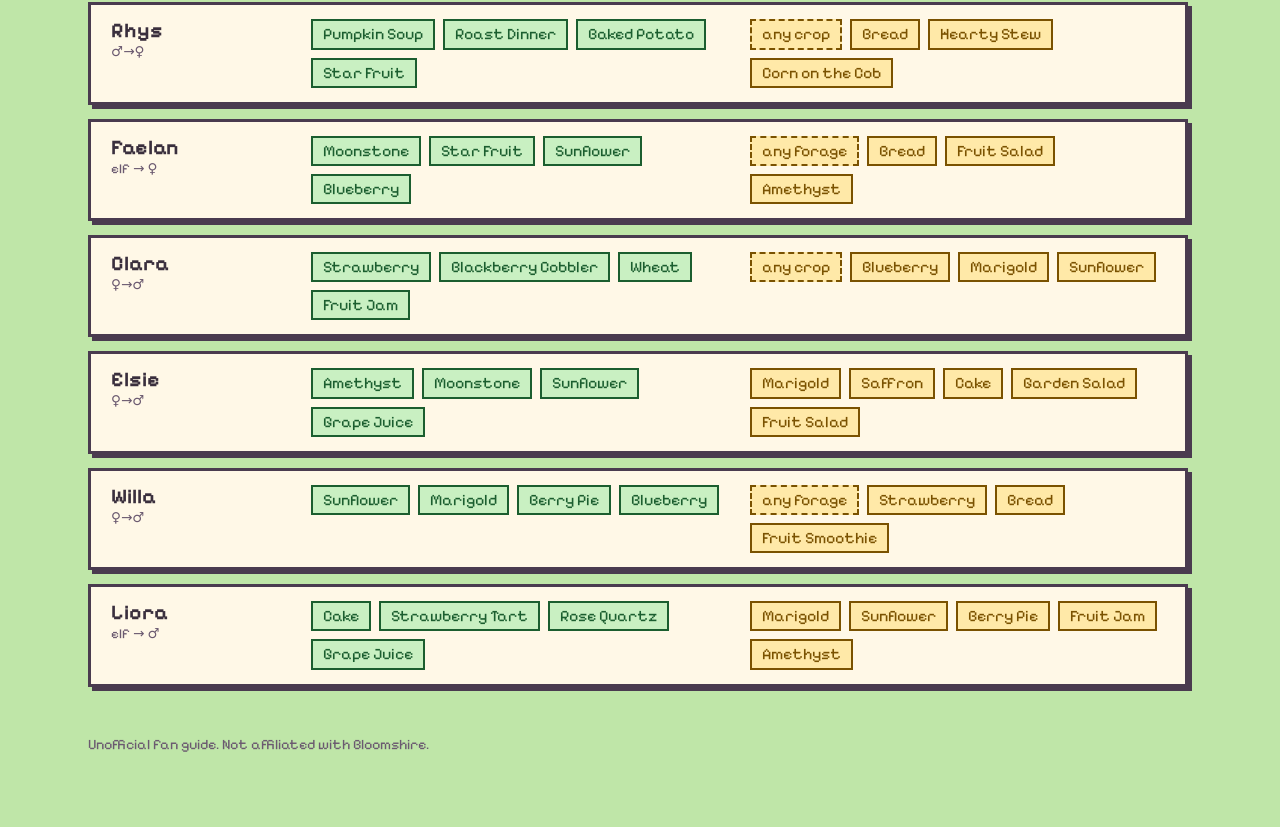
<file: npc-gifts.html>
<!doctype html>
<html lang="en">
<head>
<meta charset="utf-8">
<meta name="viewport" content="width=device-width, initial-scale=1, viewport-fit=cover">
<title>NPC Gift Guide | Bloomshire Game Guide</title>
<link rel="stylesheet" href="https://fonts.googleapis.com/css2?family=Pixelify+Sans:wght@400;600;700&display=swap">
<link rel="stylesheet" href="site.css">
<link rel="stylesheet" href="npc-gifts.css">
<style>
  :root { color-scheme: light; padding-top: env(safe-area-inset-top, 0px); padding-bottom: env(safe-area-inset-bottom, 0px); }
  [hidden] { display: none !important; }
</style>
</head>
<body>
<div class="wrap">
  <nav class="nav" aria-label="Site">
    <a class="brand" href="index.html"><svg viewBox="0 0 5 8" shape-rendering="crispEdges" aria-hidden="true"><path fill="#ff7aa8" d="M2 0h1v1h-1zM1 1h1v1h-1zM3 1h1v1h-1zM0 2h1v1h-1zM4 2h1v1h-1zM1 3h1v1h-1zM3 3h1v1h-1zM2 4h1v1h-1z"/><path fill="#ffd85e" d="M2 1h1v1h-1zM1 2h3v1h-3zM2 3h1v1h-1z"/><path fill="#68b85a" d="M2 5h1v3h-1zM3 5h1v1h-1zM1 6h1v1h-1z"/></svg>Bloomshire Game Guide</a>
    <a class="link" href="index.html">Home</a>
    <a class="link" href="npc-gifts.html" aria-current="page">NPC Gift Guide</a>
  </nav>

  <header class="top">
    <h1>NPC Gift Guide</h1>
    <div class="search-row">
      <input id="q" type="search" placeholder="Search an NPC or an item" autocomplete="off" aria-label="Search NPCs or items">
      <span class="count" id="count" aria-live="polite"></span>
    </div>
    <div class="cols" aria-hidden="true">
      <div class="n">NPC</div>
      <div class="p">Perfect <span>+80</span></div>
      <div class="g">Good <span>+45</span></div>
    </div>
  </header>

  <div id="list"></div>
  <p class="empty" id="empty" hidden>Nothing matches that search.</p>
  <p class="foot">Unofficial fan guide. Not affiliated with Bloomshire.</p>
</div>
<script src="npc-gifts-data.js"></script>
<script src="npc-gifts.js"></script>
</body>
</html>
</file>
<file: site.css>
/* Shared styles for every page. Pixel art look: pixel font, square boxes with hard shadows, pixel flower background. */
:root {
  --bg: #bfe6a8;
  --fg: #3a2f3d;
  --muted: #6b5a70;
  --ink: #4a3b4f;
  --surface: #fff8e7;
  --field: #fff8e7;
  --accent: #ff7aa8;
  --accent-soft: #ffd3e3;
  --accent-ink: #b73566;
  --perfect: #1b5e2f;
  --perfect-bg: #c9f0c2;
  --good: #7a5200;
  --good-bg: #ffe9a8;
  --mark: #fff08a;
  --focus: #b73566;
  --pattern-opacity: 0.8;
  --font: "Pixelify Sans", "Trebuchet MS", system-ui, sans-serif;
}
@media (prefers-color-scheme: dark) {
  :root:not([data-theme="light"]) {
    --bg: #1b2733;
    --fg: #f3eee0;
    --muted: #a9b4c2;
    --ink: #0c1119;
    --surface: #2b3a4d;
    --field: #2b3a4d;
    --accent: #ff8fb8;
    --accent-soft: #4a2f44;
    --accent-ink: #ff9cc0;
    --perfect: #8ff0b8;
    --perfect-bg: #1f4a35;
    --good: #ffd978;
    --good-bg: #54420f;
    --mark: #6b5a12;
    --focus: #ff9cc0;
    --pattern-opacity: 0.3;
    color-scheme: dark;
  }
}
:root[data-theme="dark"] {
  --bg: #1b2733;
  --fg: #f3eee0;
  --muted: #a9b4c2;
  --ink: #0c1119;
  --surface: #2b3a4d;
  --field: #2b3a4d;
  --accent: #ff8fb8;
  --accent-soft: #4a2f44;
  --accent-ink: #ff9cc0;
  --perfect: #8ff0b8;
  --perfect-bg: #1f4a35;
  --good: #ffd978;
  --good-bg: #54420f;
  --mark: #6b5a12;
  --focus: #ff9cc0;
  --pattern-opacity: 0.3;
  color-scheme: dark;
}

* { box-sizing: border-box; }
body {
  margin: 0;
  background: var(--bg);
  color: var(--fg);
  font-family: var(--font);
  font-size: 20px;
  line-height: 1.45;
  padding-block: 0 72px;
  padding-left: max(16px, env(safe-area-inset-left, 0px));
  padding-right: max(20px, env(safe-area-inset-right, 0px));
}
/* Pixel flowers, grass tufts and sparkles */
body::after {
  content: "";
  position: fixed;
  inset: 0;
  z-index: -1;
  pointer-events: none;
  opacity: var(--pattern-opacity);
  background-image: url("data:image/svg+xml,%3Csvg xmlns='http://www.w3.org/2000/svg' width='160' height='160' viewBox='0 0 32 32' shape-rendering='crispEdges'%3E%3Cpath fill='%23ff7aa8' d='M5 4h1v1h-1zM4 5h1v1h-1zM6 5h1v1h-1zM5 6h1v1h-1z'/%3E%3Cpath fill='%23ffd85e' d='M5 5h1v1h-1z'/%3E%3Cpath fill='%23b79bff' d='M21 16h1v1h-1zM20 17h1v1h-1zM22 17h1v1h-1zM21 18h1v1h-1z'/%3E%3Cpath fill='%23ffd85e' d='M21 17h1v1h-1z'/%3E%3Cpath fill='%236ec6ff' d='M27 26h1v1h-1zM26 27h1v1h-1zM28 27h1v1h-1zM27 28h1v1h-1z'/%3E%3Cpath fill='%23ffd85e' d='M27 27h1v1h-1z'/%3E%3Cpath fill='%2368b85a' d='M12 24h1v2h-1zM14 23h1v3h-1zM16 24h1v2h-1zM12 26h5v1h-5zM14 5h1v2h-1zM16 4h1v3h-1zM18 5h1v2h-1zM14 7h5v1h-5z'/%3E%3Cpath fill='%23fff8e7' d='M27 8h1v3h-1zM26 9h3v1h-3zM8 18h1v1h-1zM9 19h1v1h-1zM8 20h1v1h-1zM7 19h1v1h-1z'/%3E%3C/svg%3E");
  background-size: 160px 160px;
  image-rendering: pixelated;
}
body::before {
  content: "";
  position: fixed;
  inset: 0 0 auto;
  height: env(safe-area-inset-top, 0px);
  background: var(--bg);
  z-index: 10;
}
a { color: inherit; }
a:focus-visible { outline: 3px solid var(--focus); outline-offset: 3px; }
.wrap { max-width: 1100px; margin: 0 auto; }

/* Nav bar */
.nav {
  display: flex;
  align-items: center;
  flex-wrap: wrap;
  gap: 6px 24px;
  margin-top: 18px;
  padding: 10px 18px;
  background: var(--surface);
  border: 3px solid var(--ink);
  box-shadow: 4px 4px 0 var(--ink);
  font-size: 1rem;
}
.nav .brand {
  display: inline-flex;
  align-items: center;
  gap: 10px;
  margin-right: auto;
  font-weight: 700;
  font-size: 1.15rem;
  color: var(--accent-ink);
  text-decoration: none;
}
.nav .brand svg { width: 18px; height: 29px; flex: none; }
.nav a.link { color: var(--muted); text-decoration: none; padding-block: 2px; border-bottom: 3px solid transparent; }
.nav a.link:hover { color: var(--fg); border-bottom-color: var(--accent); }
.nav a.link[aria-current="page"] { color: var(--fg); border-bottom-color: var(--accent); }

/* Headings and home */
h1 {
  font-weight: 700;
  font-size: 2rem;
  line-height: 1.1;
  margin: 0;
  text-wrap: balance;
}
.intro { padding-block: 48px 32px; }
.intro h1 { font-size: clamp(2.2rem, 8vw, 3.4rem); text-shadow: 3px 3px 0 var(--accent); }
.intro p { margin: 16px 0 0; color: var(--fg); max-width: 40ch; font-size: 1.15rem; }
.sprites { display: flex; gap: 14px; margin-top: 22px; }
.sprites svg { width: 25px; height: 40px; }

.guides { display: grid; grid-template-columns: repeat(auto-fill, minmax(min(100%, 330px), 1fr)); gap: 22px; }
.guide {
  display: grid;
  grid-template-columns: auto 1fr;
  gap: 2px 16px;
  align-items: center;
  padding: 18px;
  background: var(--surface);
  border: 3px solid var(--ink);
  box-shadow: 5px 5px 0 var(--ink);
  text-decoration: none;
}
.guide:hover { transform: translate(-2px, -2px); box-shadow: 7px 7px 0 var(--ink); }
.guide:active { transform: translate(3px, 3px); box-shadow: 2px 2px 0 var(--ink); }
.guide .ico {
  grid-row: 1 / span 3;
  display: grid;
  place-items: center;
  width: 60px;
  height: 60px;
  background: var(--accent-soft);
  border: 3px solid var(--ink);
}
.guide .ico svg { width: 32px; height: 32px; }
.guide h2 { font-weight: 700; font-size: 1.3rem; margin: 0; }
.guide p { margin: 0; color: var(--muted); font-size: 1rem; }
.guide .meta { font-size: 0.9rem; color: var(--accent-ink); font-weight: 600; font-variant-numeric: tabular-nums; }
.foot { margin: 48px 0 0; font-size: 0.9rem; color: var(--muted); }
@media (prefers-reduced-motion: reduce) { .guide:hover, .guide:active { transform: none; } }
</file>
<file: npc-gifts.css>
/* NPC Gift Guide page styles. Pixel look: square boxes, hard shadows, square chips. */
header.top {
  position: sticky;
  top: env(safe-area-inset-top, 0px);
  z-index: 5;
  margin-top: 14px;
  padding: 18px 0 0;
  background: var(--bg);
}
.search-row { display: flex; align-items: center; gap: 16px; flex-wrap: wrap; margin-top: 14px; }
#q {
  flex: 1 1 300px;
  min-width: 0;
  font: inherit;
  padding: 10px 14px;
  color: var(--fg);
  background: var(--field);
  border: 3px solid var(--ink);
  border-radius: 0;
  box-shadow: 3px 3px 0 var(--ink);
}
#q::placeholder { color: var(--muted); }
#q:focus-visible { outline: 3px solid var(--focus); outline-offset: 2px; }
.count { color: var(--fg); font-size: 0.95rem; font-variant-numeric: tabular-nums; }

.cols, .row {
  display: grid;
  grid-template-columns: 11rem 1fr 1fr;
  gap: 8px 24px;
}
.cols {
  margin-top: 16px;
  padding: 8px 20px 10px;
  border-bottom: 3px solid var(--ink);
  font-size: 0.95rem;
  font-weight: 700;
  letter-spacing: 0.04em;
  text-transform: uppercase;
}
.cols .n { color: var(--fg); }
.cols .p { color: var(--perfect); }
.cols .g { color: var(--good); }
.cols span { font-weight: 400; margin-left: 4px; }

.row {
  padding: 14px 20px;
  margin-top: 14px;
  background: var(--surface);
  border: 3px solid var(--ink);
  box-shadow: 4px 4px 0 var(--ink);
}
.row > div { min-width: 0; }
.npc { font-weight: 700; font-size: 1.3rem; line-height: 1.2; }
.npc small { display: block; font-weight: 400; color: var(--muted); font-size: 0.85rem; }
.items { display: flex; flex-wrap: wrap; gap: 8px; align-items: flex-start; }
.chip { padding: 1px 10px 2px; font-size: 1rem; border: 2px solid currentColor; overflow-wrap: anywhere; }
.perfect .chip { background: var(--perfect-bg); color: var(--perfect); }
.good .chip { background: var(--good-bg); color: var(--good); }
.chip.any { border-style: dashed; }
mark { background: var(--mark); color: inherit; }
.label { display: none; }
.empty { padding: 56px 0; }

@media (max-width: 760px) {
  body { font-size: 19px; }
  .cols { display: none; }
  header.top { padding-bottom: 12px; border-bottom: 3px solid var(--ink); }
  .row { grid-template-columns: 1fr; gap: 10px; padding: 14px 16px; }
  .npc small { display: inline; margin-left: 6px; }
  .label {
    display: block;
    margin-bottom: 4px;
    font-size: 0.85rem;
    font-weight: 700;
    letter-spacing: 0.04em;
    text-transform: uppercase;
  }
  .perfect .label { color: var(--perfect); }
  .good .label { color: var(--good); }
}
</file>
